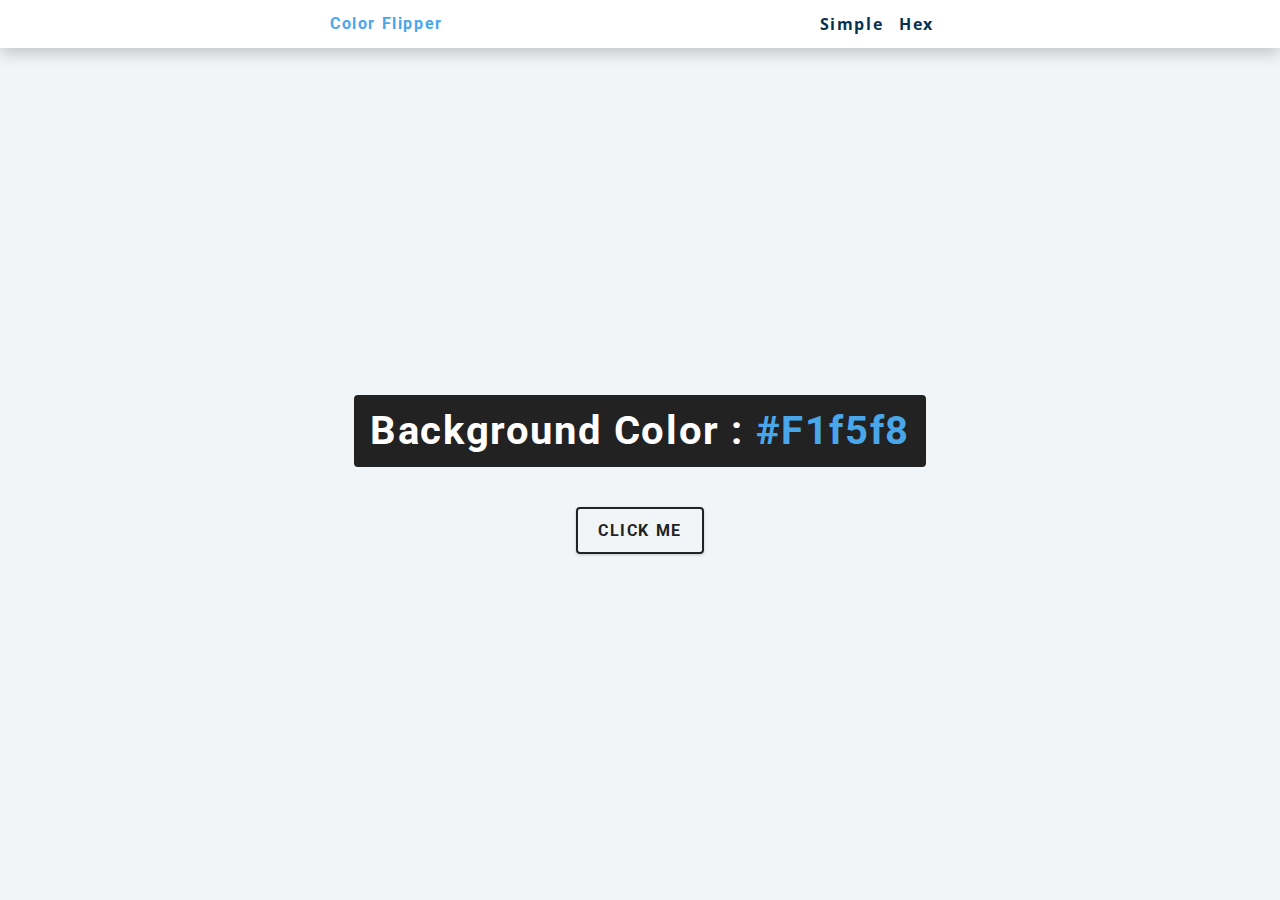
<file: javascript/01-color-flipper/index.html>
<!DOCTYPE html>
<html lang="en">
  <head>
    <meta charset="UTF-8" />
    <meta name="viewport" content="width=device-width, initial-scale=1.0" />
    <title>Color Flipper || Simple</title>

    <!-- styles -->
    <link rel="stylesheet" href="styles.css" />
  </head>
  <body>
    <nav>
      <div class="nav-center">
        <h4>color flipper</h4>
        <ul class="nav-links">
          <li><a href="index.html">simple</a></li>
          <li><a href="hex.html">hex</a></li>
        </ul>
      </div>
    </nav>
    <main>
      <div class="container">
        <h2>background color : <span class="color">#f1f5f8</span></h2>
        <button class="btn btn-hero" id="btn">click me</button>
      </div>
    </main>
    <!-- javascript -->
    <script src="app.js"></script>
  </body>
</html>
</file>
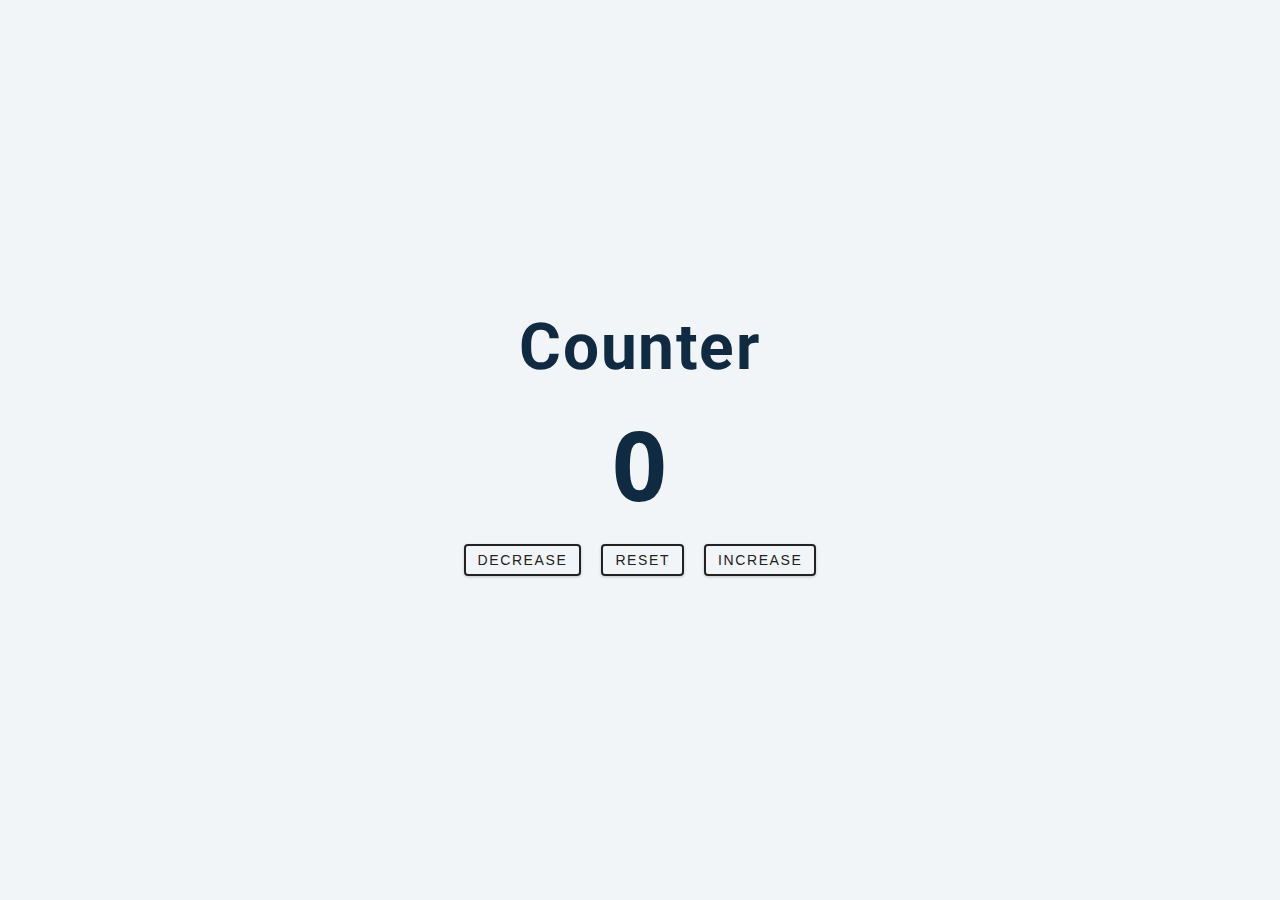
<file: javascript/02-counter/index.html>
<!DOCTYPE html>
<html lang="en">
  <head>
    <meta charset="UTF-8" />
    <meta name="viewport" content="width=device-width, initial-scale=1.0" />
    <title>Counter</title>

    <!-- styles -->
    <link rel="stylesheet" href="styles.css" />
  </head>
  <body>
    <main>
      <div class="container">
        <h1>counter</h1>
        <span id="value">0</span>
        <div class="button-container">
          <button class="btn decrease">decrease</button>
          <button class="btn reset">reset</button>
          <button class="btn increase">increase</button>
        </div>
      </div>
    </main>
    <!-- javascript -->
    <script src="app.js"></script>
  </body>
</html>
</file>
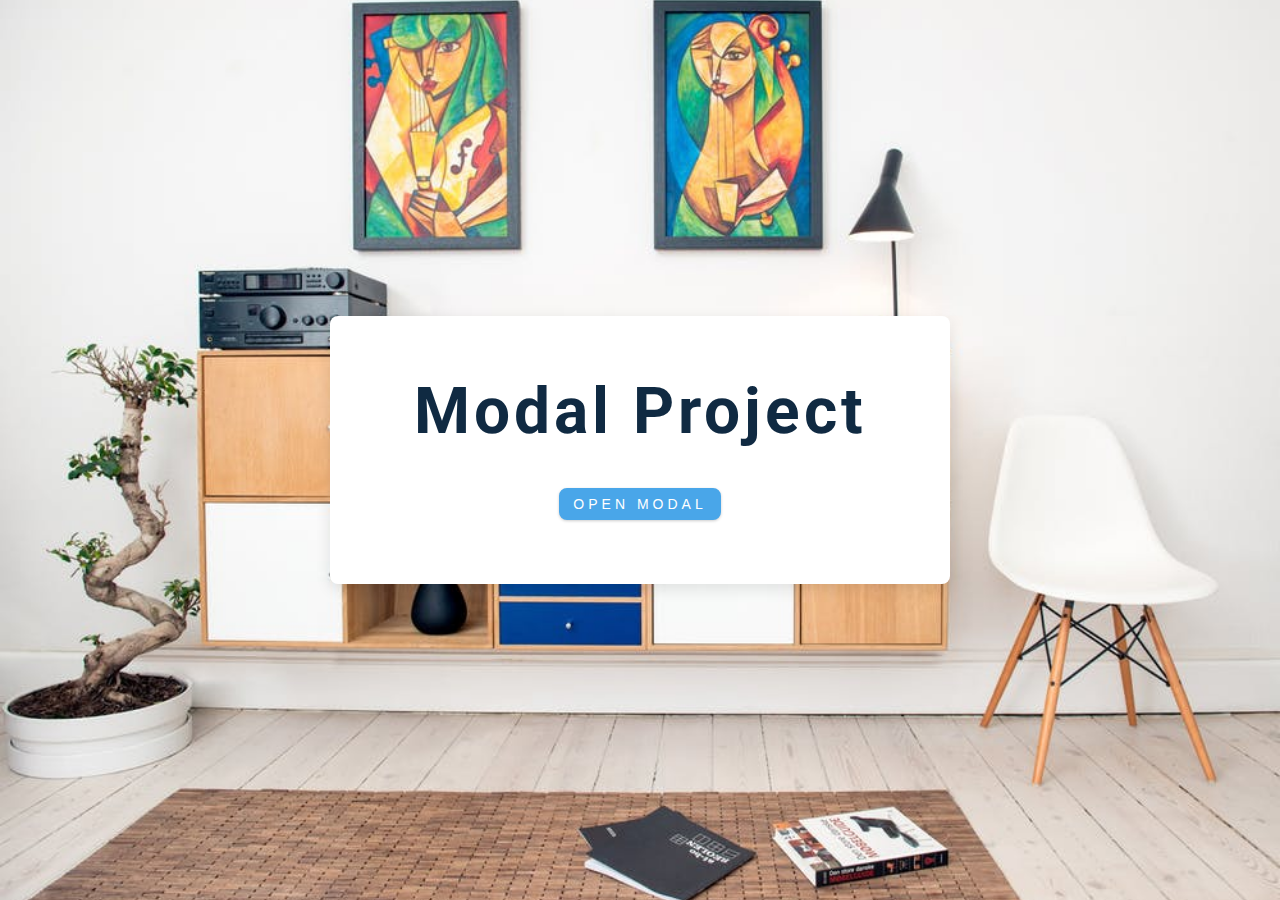
<file: javascript/06-modal/index.html>
<!DOCTYPE html>
<html lang="en">
  <head>
    <meta charset="UTF-8" />
    <meta name="viewport" content="width=device-width, initial-scale=1.0" />
    <title>Modal</title>
    <!-- font-awesome -->
    <link
      rel="stylesheet"
      href="https://cdnjs.cloudflare.com/ajax/libs/font-awesome/5.14.0/css/all.min.css"
    />
    <!-- styles -->
    <link rel="stylesheet" href="styles.css" />
  </head>
  <body>
    <!-- hero -->
    <header class="hero">
      <div class="banner">
        <h1>modal project</h1>
        <button class="btn modal-btn">
          open modal
        </button>
      </div>
    </header>
    <!-- modal -->
    <div class="modal-overlay">
      <div class="modal-container">
        <h3>modal content</h3>
        <button class="close-btn"><i class="fas fa-times"></i></button>
      </div>
    </div>
    <!-- javascript -->
    <script src="app.js"></script>
  </body>
</html>
</file>
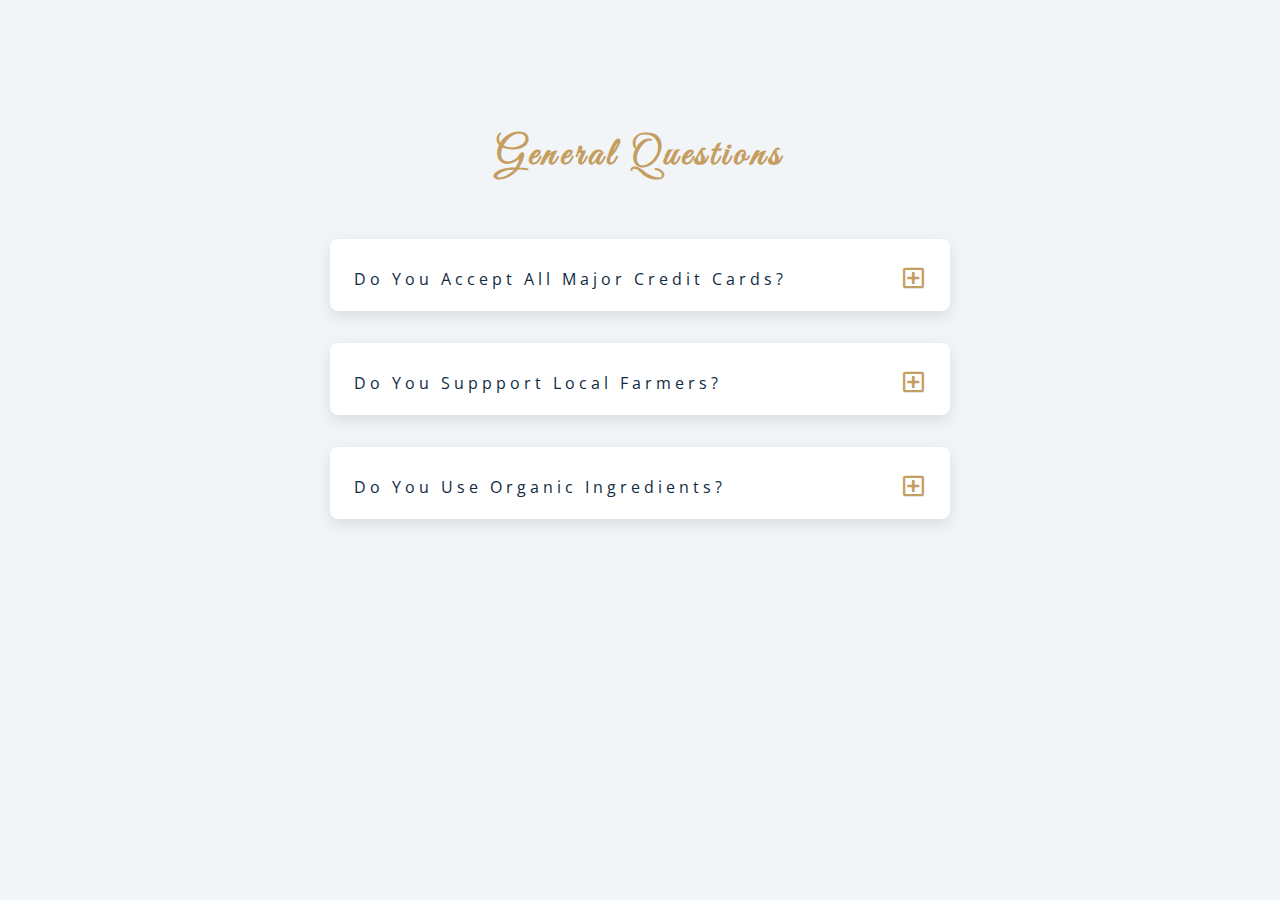
<file: javascript/07-questions/index.html>
<!DOCTYPE html>
<html lang="en">
  <head>
    <meta charset="UTF-8" />
    <meta name="viewport" content="width=device-width, initial-scale=1.0" />
    <title>Q & A</title>
    <!-- font-awesome -->
    <link rel="stylesheet" href="https://cdnjs.cloudflare.com/ajax/libs/font-awesome/5.14.0/css/all.min.css" />
    <!-- extra fonts -->
    <link
      href="https://fonts.googleapis.com/css?family=Great+Vibes&display=swap"
      rel="stylesheet"
    />
    <!-- styles -->
    <link rel="stylesheet" href="styles.css" />
  </head>
  <body>
      <section class="questions">
        <!-- title -->
        <div class="title">
          <h2>general questions</h2>
        </div>
        <!-- questions -->
        <div class="section-center">
          <!-- single question -->
          <article class="question">
            <!-- question title -->
            <div class="question-title">
              <p>do you accept all major credit cards?</p>
              <button type="button" class="question-btn">
                <span class="plus-icon">
                  <i class="far fa-plus-square"></i>
                </span>
                <span class="minus-icon">
                  <i class="far fa-minus-square"></i>
                </span>
              </button>
            </div>
            <!-- question text -->
            <div class="question-text">
              <p>
                Lorem ipsum dolor sit amet, consectetur adipisicing elit. Est
                dolore illo dolores quia nemo doloribus quaerat, magni numquam
                repellat reprehenderit.
              </p>
            </div>
          </article>
          <!-- end of single question -->
          <!-- single question -->
          <article class="question">
            <!-- question title -->
            <div class="question-title">
              <p>do you suppport local farmers?</p>
              <button type="button" class="question-btn">
                <span class="plus-icon">
                  <i class="far fa-plus-square"></i>
                </span>
                <span class="minus-icon">
                  <i class="far fa-minus-square"></i>
                </span>
              </button>
            </div>
            <!-- question text -->
            <div class="question-text">
              <p>
                Lorem ipsum dolor sit amet, consectetur adipisicing elit. Est
                dolore illo dolores quia nemo doloribus quaerat, magni numquam
                repellat reprehenderit.
              </p>
            </div>
          </article>
          <!-- end of single question -->
          <!-- single question -->
          <article class="question">
            <!-- question title -->
            <div class="question-title">
              <p>do you use organic ingredients?</p>
              <!-- button -->
              <button type="button" class="question-btn">
                <span class="plus-icon">
                  <i class="far fa-plus-square"></i>
                </span>
                <span class="minus-icon">
                  <i class="far fa-minus-square"></i>
                </span>
              </button>
            </div>
            <!-- question text -->
            <div class="question-text">
              <p>
                Lorem ipsum dolor sit amet, consectetur adipisicing elit. Est
                dolore illo dolores quia nemo doloribus quaerat, magni numquam
                repellat reprehenderit.
              </p>
            </div>
          </article>
          <!-- end of single question -->
      </section>
    </main>
    <!-- javascript -->
    <script src="app.js"></script>
  </body>
</html>
</file>
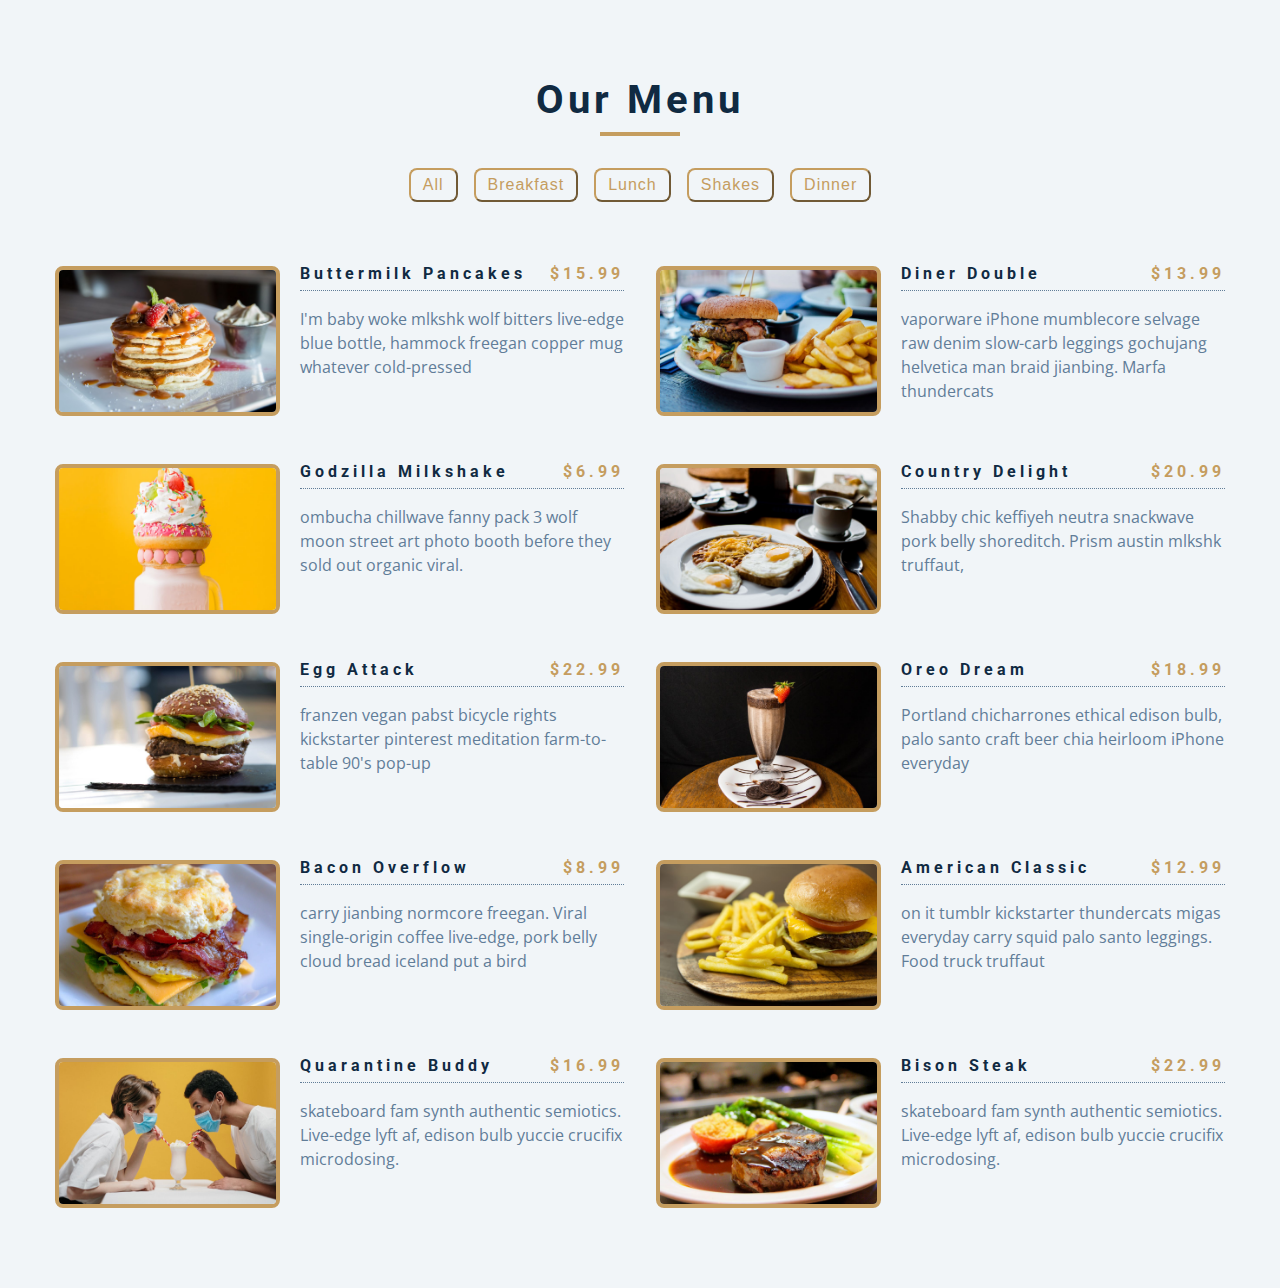
<file: javascript/08-menu/index.html>
<!DOCTYPE html>
<html lang="en">
  <head>
    <meta charset="UTF-8" />
    <meta name="viewport" content="width=device-width, initial-scale=1.0" />
    <title>Menu</title>
    <!-- font-awesome -->
    <link
      rel="stylesheet"
      href="https://cdnjs.cloudflare.com/ajax/libs/font-awesome/5.14.0/css/all.min.css"
    />
    <!-- styles -->
    <link rel="stylesheet" href="styles.css" />
  </head>
  <body>
    <section class="menu">
      <!-- title -->
      <div class="title">
        <h2>our menu</h2>
        <div class="underline"></div>
      </div>
      <!-- filter buttons -->
      <div class="btn-container">
        <!-- <button type="button" class="filter-btn" data-id="all">all</button>
        <button type="button" class="filter-btn" data-id="breakfast">
          breakfast
        </button>
        <button type="button" class="filter-btn" data-id="lunch">lunch</button>
        <button type="button" class="filter-btn" data-id="shakes">
          shakes
        </button> -->
      </div>
      <!-- menu items -->
      <div class="section-center">
        <!-- single item -->
        <article class="menu-item">
          <img src="./menu-item.jpeg" alt="menu item" class="photo" />
          <div class="item-info">
            <header>
              <h4>buttermilk pancakes</h4>
              <h4 class="price">$15</h4>
            </header>
            <p class="item-text">
              Lorem ipsum dolor sit amet consectetur adipisicing elit.
              Repudiandae, sint quam. Et reprehenderit fugiat nesciunt inventore
              laboriosam excepturi! Quo, officia.
            </p>
          </div>
        </article>
        <!-- end of single item -->
        <!-- single item -->
        <article class="menu-item">
          <img src="./menu-item.jpeg" alt="menu item" class="photo" />
          <div class="item-info">
            <header>
              <h4>buttermilk pancakes</h4>
              <h4 class="price">$15</h4>
            </header>
            <p class="item-text">
              Lorem ipsum dolor sit amet consectetur adipisicing elit.
              Repudiandae, sint quam. Et reprehenderit fugiat nesciunt inventore
              laboriosam excepturi! Quo, officia.
            </p>
          </div>
        </article>
        <!-- end of single item -->
        <!-- single item -->
        <article class="menu-item">
          <img src="./menu-item.jpeg" alt="menu item" class="photo" />
          <div class="item-info">
            <header>
              <h4>buttermilk pancakes</h4>
              <h4 class="price">$15</h4>
            </header>
            <p class="item-text">
              Lorem ipsum dolor sit amet consectetur adipisicing elit.
              Repudiandae, sint quam. Et reprehenderit fugiat nesciunt inventore
              laboriosam excepturi! Quo, officia.
            </p>
          </div>
        </article>
        <!-- end of single item -->
      </div>
    </section>
    <!-- javascript -->
    <script src="app.js"></script>
  </body>
</html>
</file>
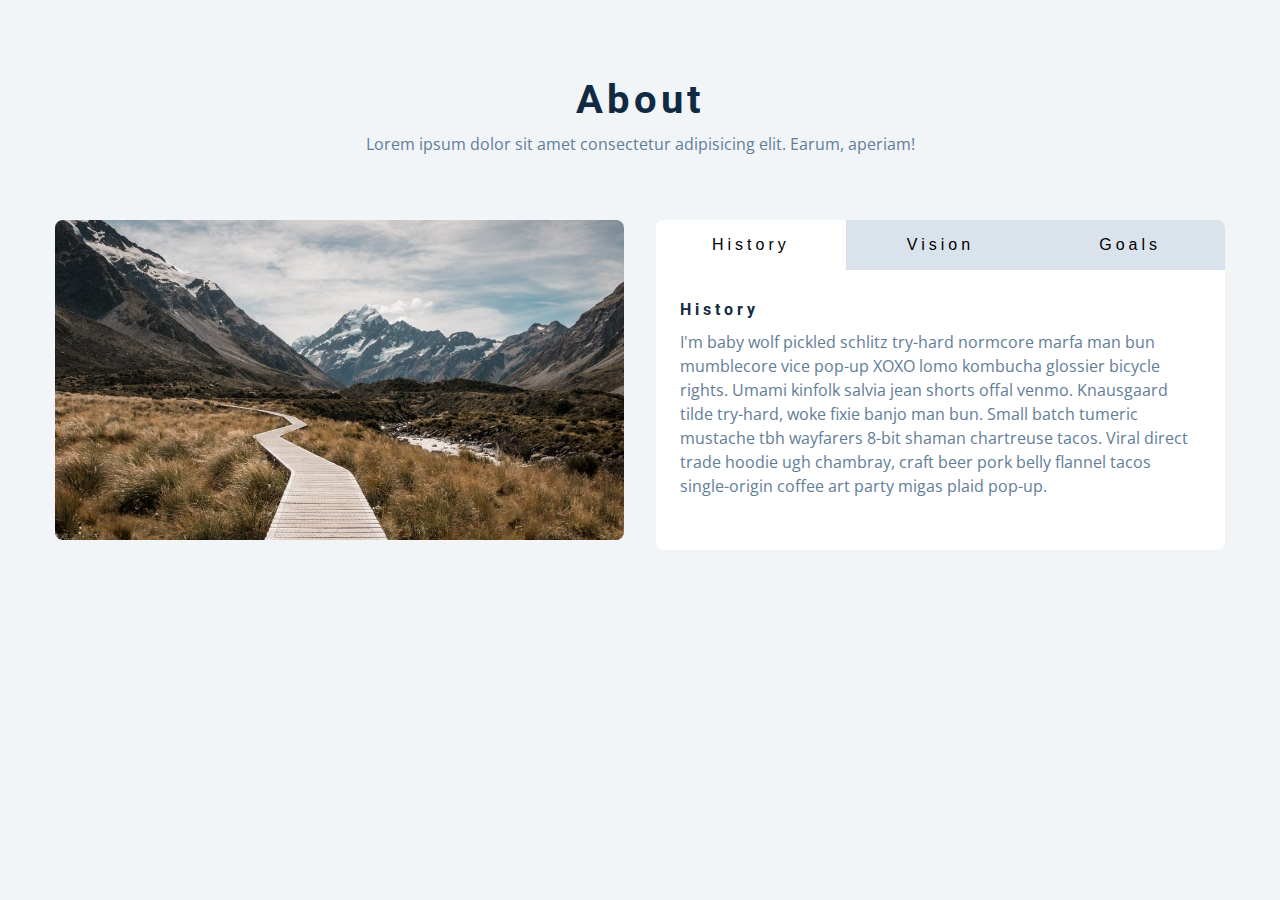
<file: javascript/11-tabs/index.html>
<!DOCTYPE html>
<html lang="en">
  <head>
    <meta charset="UTF-8" />
    <meta name="viewport" content="width=device-width, initial-scale=1.0" />
    <title>Tabs</title>

    <!-- styles -->
    <link rel="stylesheet" href="styles.css" />
  </head>
  <body>
    <section class="section">
      <div class="title">
        <h2>about</h2>
        <p>
          Lorem ipsum dolor sit amet consectetur adipisicing elit. Earum,
          aperiam!
        </p>
      </div>

      <div class="about-center section-center">
        <article class="about-img">
          <img src="./hero-bcg.jpeg" alt="" />
        </article>
        <article class="about">
          <!-- btn container -->
          <div class="btn-container">
            <button class="tab-btn active" data-id="history">history</button>
            <button class="tab-btn" data-id="vision">vision</button>
            <button class="tab-btn" data-id="goals">goals</button>
          </div>
          <div class="about-content">
            <!-- single item -->
            <div class="content active" id="history">
              <h4>history</h4>
              <p>
                I'm baby wolf pickled schlitz try-hard normcore marfa man bun
                mumblecore vice pop-up XOXO lomo kombucha glossier bicycle
                rights. Umami kinfolk salvia jean shorts offal venmo. Knausgaard
                tilde try-hard, woke fixie banjo man bun. Small batch tumeric
                mustache tbh wayfarers 8-bit shaman chartreuse tacos. Viral
                direct trade hoodie ugh chambray, craft beer pork belly flannel
                tacos single-origin coffee art party migas plaid pop-up.
              </p>
            </div>
            <!-- end of single item -->
            <!-- single item -->
            <div class="content" id="vision">
              <h4>vision</h4>
              <p>
                Man bun PBR&B keytar copper mug prism, hell of helvetica. Synth
                crucifix offal deep v hella biodiesel. Church-key listicle
                polaroid put a bird on it chillwave palo santo enamel pin,
                tattooed meggings franzen la croix cray. Retro yr aesthetic four
                loko tbh helvetica air plant, neutra palo santo tofu mumblecore.
                Hoodie bushwick pour-over jean shorts chartreuse shabby chic.
                Roof party hammock master cleanse pop-up truffaut, bicycle
                rights skateboard affogato readymade sustainable deep v
                live-edge schlitz narwhal.
              </p>
              <ul>
                <li>list item</li>
                <li>list item</li>
                <li>list item</li>
              </ul>
            </div>
            <!-- end of single item -->
            <!-- single item -->
            <div class="content" id="goals">
              <h4>goals</h4>
              <p>
                Chambray authentic truffaut, kickstarter brunch taxidermy vape
                heirloom four dollar toast raclette shoreditch church-key.
                Poutine etsy tote bag, cred fingerstache leggings cornhole
                everyday carry blog gastropub. Brunch biodiesel sartorial mlkshk
                swag, mixtape hashtag marfa readymade direct trade man braid
                cold-pressed roof party. Small batch adaptogen coloring book
                heirloom. Letterpress food truck hammock literally hell of wolf
                beard adaptogen everyday carry. Dreamcatcher pitchfork yuccie,
                banh mi salvia venmo photo booth quinoa chicharrones.
              </p>
            </div>
            <!-- end of single item -->
          </div>
        </article>
      </div>
    </section>
    <!-- javascript -->
    <script src="app.js"></script>
  </body>
</html>
</file>
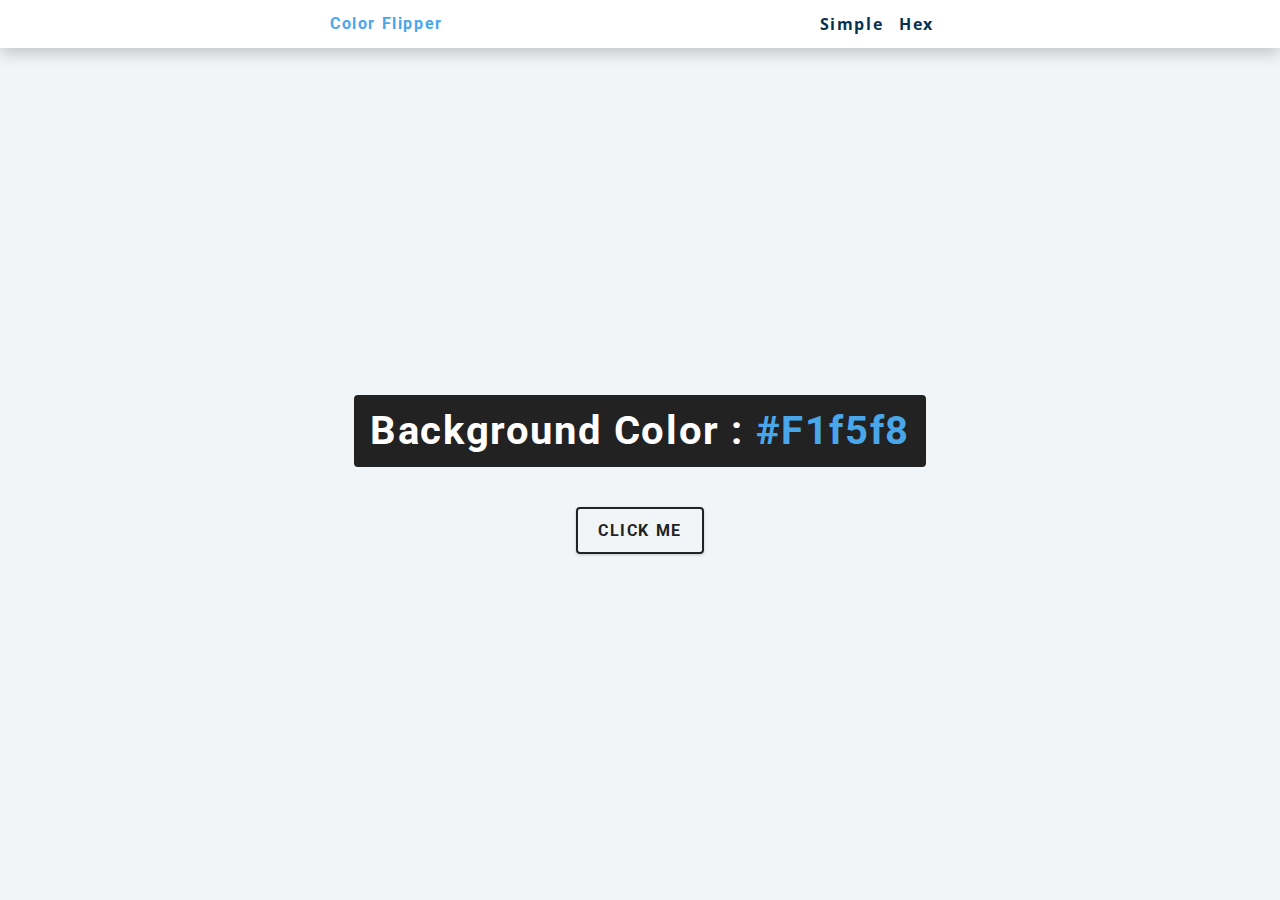
<file: javascript/01-color-flipper/hex.html>
<!DOCTYPE html>
<html lang="en">
  <head>
    <meta charset="UTF-8" />
    <meta name="viewport" content="width=device-width, initial-scale=1.0" />
    <title>Color Flipper || Hex</title>

    <!-- styles -->
    <link rel="stylesheet" href="styles.css" />
  </head>

  <body>
    <nav>
      <div class="nav-center">
        <h4>color flipper</h4>
        <ul class="nav-links">
          <li><a href="index.html">simple</a></li>
          <li><a href="hex.html">hex</a></li>
        </ul>
      </div>
    </nav>
    <main>
      <div class="container">
        <h2>background color : <span class="color">#f1f5f8</span></h2>
        <button class="btn btn-hero" id="btn">click me</button>
      </div>
    </main>
    <!-- javascript -->
    <script src="hex.js"></script>
  </body>
</html>
</file>
<file: javascript/01-color-flipper/styles.css>
/*
=============== 
Fonts
===============
*/
@import url("https://fonts.googleapis.com/css?family=Open+Sans|Roboto:400,700&display=swap");

/*
=============== 
Variables
===============
*/

:root {
  /* dark shades of primary color*/
  --clr-primary-1: hsl(205, 86%, 17%);
  --clr-primary-2: hsl(205, 77%, 27%);
  --clr-primary-3: hsl(205, 72%, 37%);
  --clr-primary-4: hsl(205, 63%, 48%);
  /* primary/main color */
  --clr-primary-5: hsl(205, 78%, 60%);
  /* lighter shades of primary color */
  --clr-primary-6: hsl(205, 89%, 70%);
  --clr-primary-7: hsl(205, 90%, 76%);
  --clr-primary-8: hsl(205, 86%, 81%);
  --clr-primary-9: hsl(205, 90%, 88%);
  --clr-primary-10: hsl(205, 100%, 96%);
  /* darkest grey - used for headings */
  --clr-grey-1: hsl(209, 61%, 16%);
  --clr-grey-2: hsl(211, 39%, 23%);
  --clr-grey-3: hsl(209, 34%, 30%);
  --clr-grey-4: hsl(209, 28%, 39%);
  /* grey used for paragraphs */
  --clr-grey-5: hsl(210, 22%, 49%);
  --clr-grey-6: hsl(209, 23%, 60%);
  --clr-grey-7: hsl(211, 27%, 70%);
  --clr-grey-8: hsl(210, 31%, 80%);
  --clr-grey-9: hsl(212, 33%, 89%);
  --clr-grey-10: hsl(210, 36%, 96%);
  --clr-white: #fff;
  --clr-red-dark: hsl(360, 67%, 44%);
  --clr-red-light: hsl(360, 71%, 66%);
  --clr-green-dark: hsl(125, 67%, 44%);
  --clr-green-light: hsl(125, 71%, 66%);
  --clr-black: #222;
  --ff-primary: "Roboto", sans-serif;
  --ff-secondary: "Open Sans", sans-serif;
  --transition: all 0.3s linear;
  --spacing: 0.1rem;
  --radius: 0.25rem;
  --light-shadow: 0 5px 15px rgba(0, 0, 0, 0.1);
  --dark-shadow: 0 5px 15px rgba(0, 0, 0, 0.2);
  --max-width: 1170px;
  --fixed-width: 620px;
}
/*
=============== 
Global Styles
===============
*/

*,
::after,
::before {
  margin: 0;
  padding: 0;
  box-sizing: border-box;
}
body {
  font-family: var(--ff-secondary);
  background: var(--clr-grey-10);
  color: var(--clr-grey-1);
  line-height: 1.5;
  font-size: 0.875rem;
}
ul {
  list-style-type: none;
}
a {
  text-decoration: none;
}
h1,
h2,
h3,
h4 {
  letter-spacing: var(--spacing);
  text-transform: capitalize;
  line-height: 1.25;
  margin-bottom: 0.75rem;
  font-family: var(--ff-primary);
}
h1 {
  font-size: 3rem;
}
h2 {
  font-size: 2rem;
}
h3 {
  font-size: 1.25rem;
}
h4 {
  font-size: 0.875rem;
}
p {
  margin-bottom: 1.25rem;
  color: var(--clr-grey-5);
}
@media screen and (min-width: 800px) {
  h1 {
    font-size: 4rem;
  }
  h2 {
    font-size: 2.5rem;
  }
  h3 {
    font-size: 1.75rem;
  }
  h4 {
    font-size: 1rem;
  }
  body {
    font-size: 1rem;
  }
  h1,
  h2,
  h3,
  h4 {
    line-height: 1;
  }
}
/*  global classes */

/* section */
.section {
  padding: 5rem 0;
}

.section-center {
  width: 90vw;
  margin: 0 auto;
  max-width: 1170px;
}
@media screen and (min-width: 992px) {
  .section-center {
    width: 95vw;
  }
}
main {
  min-height: 100vh;
  display: grid;
  place-items: center;
}

/*
=============== 
Nav
===============
*/
nav {
  background: var(--clr-white);
  height: 3rem;
  display: grid;
  align-items: center;
  box-shadow: var(--dark-shadow);
}
.nav-center {
  width: 90vw;
  max-width: var(--fixed-width);
  margin: 0 auto;
  display: flex;
  align-items: center;
  justify-content: space-between;
}
.nav-center h4 {
  margin-bottom: 0;
  color: var(--clr-primary-5);
}
.nav-links {
  display: flex;
}
nav a {
  text-transform: capitalize;
  font-weight: 700;
  font-size: 1rem;
  color: var(--clr-primary-1);
  letter-spacing: var(--spacing);
  margin-right: 1rem;
}
nav a:hover {
  color: var(--clr-primary-5);
}
/*
=============== 
Container
===============
*/
main {
  min-height: calc(100vh - 3rem);
  display: grid;
  place-items: center;
}
.container {
  text-align: center;
}
.container h2 {
  background: var(--clr-black);
  color: var(--clr-white);
  padding: 1rem;
  border-radius: var(--radius);
  margin-bottom: 2.5rem;
}
.color {
  color: var(--clr-primary-5);
}
.btn-hero {
  font-family: var(--ff-primary);
  text-transform: uppercase;
  background: transparent;
  color: var(--clr-black);
  letter-spacing: var(--spacing);
  display: inline-block;
  font-weight: 700;
  transition: var(--transition);
  border: 2px solid var(--clr-black);
  cursor: pointer;
  box-shadow: 0 1px 3px rgba(0, 0, 0, 0.2);
  border-radius: var(--radius);
  font-size: 1rem;
  padding: 0.75rem 1.25rem;
}
.btn-hero:hover {
  color: var(--clr-white);
  background: var(--clr-black);
}
</file>
<file: javascript/02-counter/styles.css>
/*
=============== 
Fonts
===============
*/
@import url("https://fonts.googleapis.com/css?family=Open+Sans|Roboto:400,700&display=swap");

/*
=============== 
Variables
===============
*/

:root {
  /* dark shades of primary color*/
  --clr-primary-1: hsl(205, 86%, 17%);
  --clr-primary-2: hsl(205, 77%, 27%);
  --clr-primary-3: hsl(205, 72%, 37%);
  --clr-primary-4: hsl(205, 63%, 48%);
  /* primary/main color */
  --clr-primary-5: hsl(205, 78%, 60%);
  /* lighter shades of primary color */
  --clr-primary-6: hsl(205, 89%, 70%);
  --clr-primary-7: hsl(205, 90%, 76%);
  --clr-primary-8: hsl(205, 86%, 81%);
  --clr-primary-9: hsl(205, 90%, 88%);
  --clr-primary-10: hsl(205, 100%, 96%);
  /* darkest grey - used for headings */
  --clr-grey-1: hsl(209, 61%, 16%);
  --clr-grey-2: hsl(211, 39%, 23%);
  --clr-grey-3: hsl(209, 34%, 30%);
  --clr-grey-4: hsl(209, 28%, 39%);
  /* grey used for paragraphs */
  --clr-grey-5: hsl(210, 22%, 49%);
  --clr-grey-6: hsl(209, 23%, 60%);
  --clr-grey-7: hsl(211, 27%, 70%);
  --clr-grey-8: hsl(210, 31%, 80%);
  --clr-grey-9: hsl(212, 33%, 89%);
  --clr-grey-10: hsl(210, 36%, 96%);
  --clr-white: #fff;
  --clr-red-dark: hsl(360, 67%, 44%);
  --clr-red-light: hsl(360, 71%, 66%);
  --clr-green-dark: hsl(125, 67%, 44%);
  --clr-green-light: hsl(125, 71%, 66%);
  --clr-black: #222;
  --ff-primary: "Roboto", sans-serif;
  --ff-secondary: "Open Sans", sans-serif;
  --transition: all 0.3s linear;
  --spacing: 0.1rem;
  --radius: 0.25rem;
  --light-shadow: 0 5px 15px rgba(0, 0, 0, 0.1);
  --dark-shadow: 0 5px 15px rgba(0, 0, 0, 0.2);
  --max-width: 1170px;
  --fixed-width: 620px;
}
/*
=============== 
Global Styles
===============
*/

*,
::after,
::before {
  margin: 0;
  padding: 0;
  box-sizing: border-box;
}
body {
  font-family: var(--ff-secondary);
  background: var(--clr-grey-10);
  color: var(--clr-grey-1);
  line-height: 1.5;
  font-size: 0.875rem;
}
ul {
  list-style-type: none;
}
a {
  text-decoration: none;
}
h1,
h2,
h3,
h4 {
  letter-spacing: var(--spacing);
  text-transform: capitalize;
  line-height: 1.25;
  margin-bottom: 0.75rem;
  font-family: var(--ff-primary);
}
h1 {
  font-size: 3rem;
}
h2 {
  font-size: 2rem;
}
h3 {
  font-size: 1.25rem;
}
h4 {
  font-size: 0.875rem;
}
p {
  margin-bottom: 1.25rem;
  color: var(--clr-grey-5);
}
@media screen and (min-width: 800px) {
  h1 {
    font-size: 4rem;
  }
  h2 {
    font-size: 2.5rem;
  }
  h3 {
    font-size: 1.75rem;
  }
  h4 {
    font-size: 1rem;
  }
  body {
    font-size: 1rem;
  }
  h1,
  h2,
  h3,
  h4 {
    line-height: 1;
  }
}
/*  global classes */

/* section */
.section {
  padding: 5rem 0;
}

.section-center {
  width: 90vw;
  margin: 0 auto;
  max-width: 1170px;
}
@media screen and (min-width: 992px) {
  .section-center {
    width: 95vw;
  }
}
main {
  min-height: 100vh;
  display: grid;
  place-items: center;
}

/*
=============== 
Counter
===============
*/

main {
  min-height: 100vh;
  display: grid;
  place-items: center;
}
.container {
  text-align: center;
}
#value {
  font-size: 6rem;
  font-weight: bold;
}
.btn {
  text-transform: uppercase;
  background: transparent;
  color: var(--clr-black);
  padding: 0.375rem 0.75rem;
  letter-spacing: var(--spacing);
  display: inline-block;
  transition: var(--transition);
  font-size: 0.875rem;
  border: 2px solid var(--clr-black);
  cursor: pointer;
  box-shadow: 0 1px 3px rgba(0, 0, 0, 0.2);
  border-radius: var(--radius);
  margin: 0.5rem;
}
.btn:hover {
  color: var(--clr-white);
  background: var(--clr-black);
}
</file>
<file: javascript/06-modal/styles.css>
/*
=============== 
Fonts
===============
*/
@import url("https://fonts.googleapis.com/css?family=Open+Sans|Roboto:400,700&display=swap");

/*
=============== 
Variables
===============
*/

:root {
  /* dark shades of primary color*/
  --clr-primary-1: hsl(205, 86%, 17%);
  --clr-primary-2: hsl(205, 77%, 27%);
  --clr-primary-3: hsl(205, 72%, 37%);
  --clr-primary-4: hsl(205, 63%, 48%);
  /* primary/main color */
  --clr-primary-5: #49a6e9;
  /* --clr-primary-5: rgb(73, 166, 233); */
  /* lighter shades of primary color */
  --clr-primary-6: hsl(205, 89%, 70%);
  --clr-primary-7: hsl(205, 90%, 76%);
  --clr-primary-8: hsl(205, 86%, 81%);
  --clr-primary-9: hsl(205, 90%, 88%);
  --clr-primary-10: hsl(205, 100%, 96%);
  /* darkest grey - used for headings */
  --clr-grey-1: hsl(209, 61%, 16%);
  --clr-grey-2: hsl(211, 39%, 23%);
  --clr-grey-3: hsl(209, 34%, 30%);
  --clr-grey-4: hsl(209, 28%, 39%);
  /* grey used for paragraphs */
  --clr-grey-5: hsl(210, 22%, 49%);
  --clr-grey-6: hsl(209, 23%, 60%);
  --clr-grey-7: hsl(211, 27%, 70%);
  --clr-grey-8: hsl(210, 31%, 80%);
  --clr-grey-9: hsl(212, 33%, 89%);
  --clr-grey-10: hsl(210, 36%, 96%);
  --clr-white: #fff;
  --clr-red-dark: hsl(360, 67%, 44%);
  --clr-red-light: hsl(360, 71%, 66%);
  --clr-green-dark: hsl(125, 67%, 44%);
  --clr-green-light: hsl(125, 71%, 66%);
  --clr-black: #222;
  --ff-primary: "Roboto", sans-serif;
  --ff-secondary: "Open Sans", sans-serif;
  --transition: all 0.3s linear;
  --spacing: 0.25rem;
  --radius: 0.5rem;
  --light-shadow: 0 5px 15px rgba(0, 0, 0, 0.1);
  --dark-shadow: 0 5px 15px rgba(0, 0, 0, 0.2);
  --max-width: 1170px;
  --fixed-width: 620px;
}
/*
=============== 
Global Styles
===============
*/

*,
::after,
::before {
  margin: 0;
  padding: 0;
  box-sizing: border-box;
}
body {
  font-family: var(--ff-secondary);
  background: var(--clr-grey-10);
  color: var(--clr-grey-1);
  line-height: 1.5;
  font-size: 0.875rem;
}
ul {
  list-style-type: none;
}
a {
  text-decoration: none;
}
img:not(.logo) {
  width: 100%;
}
img {
  display: block;
}

h1,
h2,
h3,
h4 {
  letter-spacing: var(--spacing);
  text-transform: capitalize;
  line-height: 1.25;
  margin-bottom: 0.75rem;
  font-family: var(--ff-primary);
}
h1 {
  font-size: 3rem;
}
h2 {
  font-size: 2rem;
}
h3 {
  font-size: 1.25rem;
}
h4 {
  font-size: 0.875rem;
}
p {
  margin-bottom: 1.25rem;
  color: var(--clr-grey-5);
}
@media screen and (min-width: 800px) {
  h1 {
    font-size: 4rem;
  }
  h2 {
    font-size: 2.5rem;
  }
  h3 {
    font-size: 1.75rem;
  }
  h4 {
    font-size: 1rem;
  }
  body {
    font-size: 1rem;
  }
  h1,
  h2,
  h3,
  h4 {
    line-height: 1;
  }
}
/*  global classes */

.btn {
  text-transform: uppercase;
  background: transparent;
  color: var(--clr-black);
  padding: 0.375rem 0.75rem;
  letter-spacing: var(--spacing);
  display: inline-block;
  transition: var(--transition);
  font-size: 0.875rem;
  border: 2px solid var(--clr-black);
  cursor: pointer;
  box-shadow: 0 1px 3px rgba(0, 0, 0, 0.2);
  border-radius: var(--radius);
}
.btn:hover {
  color: var(--clr-white);
  background: var(--clr-black);
}
/* section */
.section {
  padding: 5rem 0;
}

.section-center {
  width: 90vw;
  margin: 0 auto;
  max-width: 1170px;
}
@media screen and (min-width: 992px) {
  .section-center {
    width: 95vw;
  }
}
main {
  min-height: 100vh;
  display: grid;
  place-items: center;
}
/*
=============== 
Modal
===============
*/
.hero {
  min-height: 100vh;
  background: url("./hero.jpeg") center/cover no-repeat;
  display: grid;
  place-items: center;
}
.banner {
  background: var(--clr-white);
  padding: 4rem 0;
  border-radius: var(--radius);
  box-shadow: var(--light-shadow);
  text-align: center;
  width: 90vw;
  max-width: var(--fixed-width);
}
.modal-btn {
  margin-top: 2rem;
  background: var(--clr-primary-5);
  border-color: var(--clr-primary-5);
  color: var(--clr-white);
}
.modal-btn:hover {
  background: transparent;
  color: var(--clr-primary-5);
}
.modal-overlay {
  position: fixed;
  top: 0;
  left: 0;
  width: 100%;
  height: 100%;
  background: rgba(73, 166, 233, 0.5);
  display: grid;
  place-items: center;
  transition: var(--transition);
  visibility: hidden;
  z-index: -10;
}
/* OPEN/CLOSE MODAL */
.open-modal {
  visibility: visible;
  z-index: 10;
}
.modal-container {
  background: var(--clr-white);
  border-radius: var(--radius);
  width: 90vw;
  height: 30vh;
  max-width: var(--fixed-width);
  text-align: center;
  display: grid;
  place-items: center;
  position: relative;
}
.close-btn {
  position: absolute;
  top: 1rem;
  right: 1rem;
  font-size: 2rem;
  background: transparent;
  border-color: transparent;
  color: var(--clr-red-dark);
  cursor: pointer;
  transition: var(--transition);
}
.close-btn:hover {
  color: var(--clr-red-light);
  transform: scale(1.3);
}
</file>
<file: javascript/07-questions/styles.css>
/*
=============== 
Fonts
===============
*/
@import url("https://fonts.googleapis.com/css?family=Open+Sans|Roboto:400,700&display=swap");

/*
=============== 
Variables
===============
*/

:root {
  /* dark shades of primary color*/
  --clr-primary-1: hsl(205, 86%, 17%);
  --clr-primary-2: hsl(205, 77%, 27%);
  --clr-primary-3: hsl(205, 72%, 37%);
  --clr-primary-4: hsl(205, 63%, 48%);
  /* primary/main color */
  --clr-primary-5: #49a6e9;
  /* lighter shades of primary color */
  --clr-primary-6: hsl(205, 89%, 70%);
  --clr-primary-7: hsl(205, 90%, 76%);
  --clr-primary-8: hsl(205, 86%, 81%);
  --clr-primary-9: hsl(205, 90%, 88%);
  --clr-primary-10: hsl(205, 100%, 96%);
  /* darkest grey - used for headings */
  --clr-grey-1: hsl(209, 61%, 16%);
  --clr-grey-2: hsl(211, 39%, 23%);
  --clr-grey-3: hsl(209, 34%, 30%);
  --clr-grey-4: hsl(209, 28%, 39%);
  /* grey used for paragraphs */
  --clr-grey-5: hsl(210, 22%, 49%);
  --clr-grey-6: hsl(209, 23%, 60%);
  --clr-grey-7: hsl(211, 27%, 70%);
  --clr-grey-8: hsl(210, 31%, 80%);
  --clr-grey-9: hsl(212, 33%, 89%);
  --clr-grey-10: hsl(210, 36%, 96%);
  --clr-white: #fff;
  --clr-red-dark: hsl(360, 67%, 44%);
  --clr-red-light: hsl(360, 71%, 66%);
  --clr-green-dark: hsl(125, 67%, 44%);
  --clr-green-light: hsl(125, 71%, 66%);
  --clr-gold: #c59d5f;
  --clr-black: #222;
  --ff-primary: "Roboto", sans-serif;
  --ff-secondary: "Open Sans", sans-serif;
  --transition: all 0.3s linear;
  --spacing: 0.25rem;
  --radius: 0.5rem;
  --light-shadow: 0 5px 15px rgba(0, 0, 0, 0.1);
  --dark-shadow: 0 5px 15px rgba(0, 0, 0, 0.2);
  --max-width: 1170px;
  --fixed-width: 620px;
}
/*
=============== 
Global Styles
===============
*/

*,
::after,
::before {
  margin: 0;
  padding: 0;
  box-sizing: border-box;
}
body {
  font-family: var(--ff-secondary);
  background: var(--clr-grey-10);
  color: var(--clr-grey-1);
  line-height: 1.5;
  font-size: 0.875rem;
}
ul {
  list-style-type: none;
}
a {
  text-decoration: none;
}
img:not(.logo) {
  width: 100%;
}
img {
  display: block;
}

h1,
h2,
h3,
h4 {
  letter-spacing: var(--spacing);
  text-transform: capitalize;
  line-height: 1.25;
  margin-bottom: 0.75rem;
  font-family: var(--ff-primary);
}
h1 {
  font-size: 3rem;
}
h2 {
  font-size: 2rem;
}
h3 {
  font-size: 1.25rem;
}
h4 {
  font-size: 0.875rem;
}
p {
  margin-bottom: 1.25rem;
  color: var(--clr-grey-5);
}
@media screen and (min-width: 800px) {
  h1 {
    font-size: 4rem;
  }
  h2 {
    font-size: 2.5rem;
  }
  h3 {
    font-size: 1.75rem;
  }
  h4 {
    font-size: 1rem;
  }
  body {
    font-size: 1rem;
  }
  h1,
  h2,
  h3,
  h4 {
    line-height: 1;
  }
}
/*  global classes */

.btn {
  text-transform: uppercase;
  background: transparent;
  color: var(--clr-black);
  padding: 0.375rem 0.75rem;
  letter-spacing: var(--spacing);
  display: inline-block;
  transition: var(--transition);
  font-size: 0.875rem;
  border: 2px solid var(--clr-black);
  cursor: pointer;
  box-shadow: 0 1px 3px rgba(0, 0, 0, 0.2);
  border-radius: var(--radius);
}
.btn:hover {
  color: var(--clr-white);
  background: var(--clr-black);
}
/* section */
.section {
  padding: 5rem 0;
}

.section-center {
  width: 90vw;
  margin: 0 auto;
  max-width: 1170px;
}
@media screen and (min-width: 992px) {
  .section-center {
    width: 95vw;
  }
}
main {
  min-height: 100vh;
  display: grid;
  place-items: center;
}
/*
=============== 
Questions
===============
*/
.title {
  margin-top: 15vh;
  margin-bottom: 4rem;
}
.title h2 {
  color: var(--clr-gold);
  font-family: "Great Vibes", cursive;
  text-align: center;
}
.section-center {
  max-width: var(--fixed-width);
}
.question {
  background: var(--clr-white);
  border-radius: var(--radius);
  box-shadow: var(--light-shadow);
  padding: 1.5rem 1.5rem 0 1.5rem;
  margin-bottom: 2rem;
}
.question-title {
  display: flex;
  justify-content: space-between;
  align-items: center;
  text-transform: capitalize;
  padding-bottom: 1rem;
}

.question-title p {
  margin-bottom: 0;
  letter-spacing: var(--spacing);
  color: var(--clr-grey-1);
}
.question-btn {
  font-size: 1.5rem;
  background: transparent;
  border-color: transparent;
  cursor: pointer;
  color: var(--clr-gold);
  transition: var(--transition);
}
.question-btn:hover {
  transform: rotate(90deg);
}
.question-text {
  padding: 1rem 0 1.5rem 0;
  border-top: 1px solid rgba(0, 0, 0, 0.2);
}
.question-text p {
  margin-bottom: 0;
}
/* hide text */
.question-text {
  display: none;
}
.show-text .question-text {
  display: block;
}
.minus-icon {
  display: none;
}
.show-text .minus-icon {
  display: inline;
}
.show-text .plus-icon {
  display: none;
}
</file>
<file: javascript/08-menu/styles.css>
/*
=============== 
Fonts
===============
*/
@import url("https://fonts.googleapis.com/css?family=Open+Sans|Roboto:400,700&display=swap");

/*
=============== 
Variables
===============
*/

:root {
  /* dark shades of primary color*/
  --clr-primary-1: hsl(205, 86%, 17%);
  --clr-primary-2: hsl(205, 77%, 27%);
  --clr-primary-3: hsl(205, 72%, 37%);
  --clr-primary-4: hsl(205, 63%, 48%);
  /* primary/main color */
  --clr-primary-5: #49a6e9;
  /* lighter shades of primary color */
  --clr-primary-6: hsl(205, 89%, 70%);
  --clr-primary-7: hsl(205, 90%, 76%);
  --clr-primary-8: hsl(205, 86%, 81%);
  --clr-primary-9: hsl(205, 90%, 88%);
  --clr-primary-10: hsl(205, 100%, 96%);
  /* darkest grey - used for headings */
  --clr-grey-1: hsl(209, 61%, 16%);
  --clr-grey-2: hsl(211, 39%, 23%);
  --clr-grey-3: hsl(209, 34%, 30%);
  --clr-grey-4: hsl(209, 28%, 39%);
  /* grey used for paragraphs */
  --clr-grey-5: hsl(210, 22%, 49%);
  --clr-grey-6: hsl(209, 23%, 60%);
  --clr-grey-7: hsl(211, 27%, 70%);
  --clr-grey-8: hsl(210, 31%, 80%);
  --clr-grey-9: hsl(212, 33%, 89%);
  --clr-grey-10: hsl(210, 36%, 96%);
  --clr-white: #fff;
  --clr-red-dark: hsl(360, 67%, 44%);
  --clr-red-light: hsl(360, 71%, 66%);
  --clr-green-dark: hsl(125, 67%, 44%);
  --clr-green-light: hsl(125, 71%, 66%);
  --clr-gold: #c59d5f;
  --clr-black: #222;
  --ff-primary: "Roboto", sans-serif;
  --ff-secondary: "Open Sans", sans-serif;
  --transition: all 0.3s linear;
  --spacing: 0.25rem;
  --radius: 0.5rem;
  --light-shadow: 0 5px 15px rgba(0, 0, 0, 0.1);
  --dark-shadow: 0 5px 15px rgba(0, 0, 0, 0.2);
  --max-width: 1170px;
  --fixed-width: 620px;
}
/*
=============== 
Global Styles
===============
*/

*,
::after,
::before {
  margin: 0;
  padding: 0;
  box-sizing: border-box;
}
body {
  font-family: var(--ff-secondary);
  background: var(--clr-grey-10);
  color: var(--clr-grey-1);
  line-height: 1.5;
  font-size: 0.875rem;
}
ul {
  list-style-type: none;
}
a {
  text-decoration: none;
}
img:not(.logo) {
  width: 100%;
}
img {
  display: block;
}

h1,
h2,
h3,
h4 {
  letter-spacing: var(--spacing);
  text-transform: capitalize;
  line-height: 1.25;
  margin-bottom: 0.75rem;
  font-family: var(--ff-primary);
}
h1 {
  font-size: 3rem;
}
h2 {
  font-size: 2rem;
}
h3 {
  font-size: 1.25rem;
}
h4 {
  font-size: 0.875rem;
}
p {
  margin-bottom: 1.25rem;
  color: var(--clr-grey-5);
}
@media screen and (min-width: 800px) {
  h1 {
    font-size: 4rem;
  }
  h2 {
    font-size: 2.5rem;
  }
  h3 {
    font-size: 1.75rem;
  }
  h4 {
    font-size: 1rem;
  }
  body {
    font-size: 1rem;
  }
  h1,
  h2,
  h3,
  h4 {
    line-height: 1;
  }
}
/*  global classes */

.btn {
  text-transform: uppercase;
  background: transparent;
  color: var(--clr-black);
  padding: 0.375rem 0.75rem;
  letter-spacing: var(--spacing);
  display: inline-block;
  transition: var(--transition);
  font-size: 0.875rem;
  border: 2px solid var(--clr-black);
  cursor: pointer;
  box-shadow: 0 1px 3px rgba(0, 0, 0, 0.2);
  border-radius: var(--radius);
}
.btn:hover {
  color: var(--clr-white);
  background: var(--clr-black);
}
/* section */
.section {
  padding: 5rem 0;
}

main {
  min-height: 100vh;
  display: grid;
  place-items: center;
}
/*
=============== 
Menu
===============
*/

.menu {
  padding: 5rem 0;
}
.title {
  text-align: center;
  margin-bottom: 2rem;
}
.underline {
  width: 5rem;
  height: 0.25rem;
  background: var(--clr-gold);
  margin-left: auto;
  margin-right: auto;
}
.btn-container {
  margin-bottom: 4rem;
  display: flex;
  justify-content: center;
}
.filter-btn {
  background: transparent;
  border-color: var(--clr-gold);
  font-size: 1rem;
  text-transform: capitalize;
  margin: 0 0.5rem;
  letter-spacing: 1px;
  border-radius: var(--radius);
  padding: 0.375rem 0.75rem;
  color: var(--clr-gold);
  cursor: pointer;
  transition: var(--transition);
}
.filter-btn:hover {
  background: var(--clr-gold);
  color: var(--clr-white);
}
.section-center {
  width: 90vw;
  margin: 0 auto;
  max-width: 1170px;
  display: grid;
  gap: 3rem 2rem;
  justify-items: center;
}
.menu-item {
  display: grid;
  gap: 1rem 2rem;
  max-width: 25rem;
}
.photo {
  object-fit: cover;
  height: 200px;
  border: 0.25rem solid var(--clr-gold);
  border-radius: var(--radius);
}
.item-info header {
  display: flex;
  justify-content: space-between;
  border-bottom: 0.5px dotted var(--clr-grey-5);
}
.item-info h4 {
  margin-bottom: 0.5rem;
}
.price {
  color: var(--clr-gold);
}
.item-text {
  margin-bottom: 0;
  padding-top: 1rem;
}

@media screen and (min-width: 768px) {
  .menu-item {
    grid-template-columns: 225px 1fr;
    gap: 0 1.25rem;
    max-width: 40rem;
  }
  .photo {
    height: 175px;
  }
}
@media screen and (min-width: 1200px) {
  .section-center {
    width: 95vw;
    grid-template-columns: 1fr 1fr;
  }
  .photo {
    height: 150px;
  }
}
</file>
<file: javascript/11-tabs/styles.css>
/*
=============== 
Fonts
===============
*/
@import url("https://fonts.googleapis.com/css?family=Open+Sans|Roboto:400,700&display=swap");

/*
=============== 
Variables
===============
*/

:root {
  /* dark shades of primary color*/
  --clr-primary-1: hsl(205, 86%, 17%);
  --clr-primary-2: hsl(205, 77%, 27%);
  --clr-primary-3: hsl(205, 72%, 37%);
  --clr-primary-4: hsl(205, 63%, 48%);
  /* primary/main color */
  --clr-primary-5: #49a6e9;
  /* lighter shades of primary color */
  --clr-primary-6: hsl(205, 89%, 70%);
  --clr-primary-7: hsl(205, 90%, 76%);
  --clr-primary-8: hsl(205, 86%, 81%);
  --clr-primary-9: hsl(205, 90%, 88%);
  --clr-primary-10: hsl(205, 100%, 96%);
  /* darkest grey - used for headings */
  --clr-grey-1: hsl(209, 61%, 16%);
  --clr-grey-2: hsl(211, 39%, 23%);
  --clr-grey-3: hsl(209, 34%, 30%);
  --clr-grey-4: hsl(209, 28%, 39%);
  /* grey used for paragraphs */
  --clr-grey-5: hsl(210, 22%, 49%);
  --clr-grey-6: hsl(209, 23%, 60%);
  --clr-grey-7: hsl(211, 27%, 70%);
  --clr-grey-8: hsl(210, 31%, 80%);
  --clr-grey-9: hsl(212, 33%, 89%);
  --clr-grey-10: hsl(210, 36%, 96%);
  --clr-white: #fff;
  --clr-red-dark: hsl(360, 67%, 44%);
  --clr-red-light: hsl(360, 71%, 66%);
  --clr-green-dark: hsl(125, 67%, 44%);
  --clr-green-light: hsl(125, 71%, 66%);
  --clr-black: #222;
  --ff-primary: "Roboto", sans-serif;
  --ff-secondary: "Open Sans", sans-serif;
  --transition: all 0.3s linear;
  --spacing: 0.25rem;
  --radius: 0.5rem;
  --light-shadow: 0 5px 15px rgba(0, 0, 0, 0.1);
  --dark-shadow: 0 5px 15px rgba(0, 0, 0, 0.2);
  --max-width: 1170px;
  --fixed-width: 620px;
}
/*
=============== 
Global Styles
===============
*/

*,
::after,
::before {
  margin: 0;
  padding: 0;
  box-sizing: border-box;
}
body {
  font-family: var(--ff-secondary);
  background: var(--clr-grey-10);
  color: var(--clr-grey-1);
  line-height: 1.5;
  font-size: 0.875rem;
}
ul {
  list-style-type: none;
}
a {
  text-decoration: none;
}
img:not(.logo) {
  width: 100%;
}
img {
  display: block;
}

h1,
h2,
h3,
h4 {
  letter-spacing: var(--spacing);
  text-transform: capitalize;
  line-height: 1.25;
  margin-bottom: 0.75rem;
  font-family: var(--ff-primary);
}
h1 {
  font-size: 3rem;
}
h2 {
  font-size: 2rem;
}
h3 {
  font-size: 1.25rem;
}
h4 {
  font-size: 0.875rem;
}
p {
  margin-bottom: 1.25rem;
  color: var(--clr-grey-5);
}
@media screen and (min-width: 800px) {
  h1 {
    font-size: 4rem;
  }
  h2 {
    font-size: 2.5rem;
  }
  h3 {
    font-size: 1.75rem;
  }
  h4 {
    font-size: 1rem;
  }
  body {
    font-size: 1rem;
  }
  h1,
  h2,
  h3,
  h4 {
    line-height: 1;
  }
}
/*  global classes */

.btn {
  text-transform: uppercase;
  background: transparent;
  color: var(--clr-black);
  padding: 0.375rem 0.75rem;
  letter-spacing: var(--spacing);
  display: inline-block;
  transition: var(--transition);
  font-size: 0.875rem;
  border: 2px solid var(--clr-black);
  cursor: pointer;
  box-shadow: 0 1px 3px rgba(0, 0, 0, 0.2);
  border-radius: var(--radius);
}
.btn:hover {
  color: var(--clr-white);
  background: var(--clr-black);
}
/* section */
.section {
  padding: 5rem 0;
}

.section-center {
  width: 90vw;
  margin: 0 auto;
  max-width: 1170px;
}
@media screen and (min-width: 992px) {
  .section-center {
    width: 95vw;
  }
}
main {
  min-height: 100vh;
  display: grid;
  place-items: center;
}
/*
=============== 
About
===============
*/
.title {
  text-align: center;
  margin-bottom: 4rem;
}
.title p {
  width: 80%;
  margin: 0 auto;
}

.about-img {
  margin-bottom: 2rem;
}
.about-img img {
  border-radius: var(--radius);
  object-fit: cover;
  height: 20rem;
}
@media screen and (min-width: 992px) {
  .about-img {
    margin-bottom: 0;
  }

  .about-center {
    display: grid;
    grid-template-columns: 1fr 1fr;
    column-gap: 2rem;
  }
}
.about {
  background: var(--clr-white);
  border-radius: var(--radius);
  display: grid;
  grid-template-rows: auto 1fr;
}
.btn-container {
  border-top-left-radius: var(--radius);
  border-top-right-radius: var(--radius);
  display: grid;
  grid-template-columns: 1fr 1fr 1fr;
}
.tab-btn:nth-child(1) {
  border-top-left-radius: var(--radius);
}
.tab-btn:nth-child(3) {
  border-top-right-radius: var(--radius);
}
.tab-btn {
  padding: 1rem 0;
  border: none;
  text-transform: capitalize;
  font-size: 1rem;
  display: block;
  background: var(--clr-grey-9);
  cursor: pointer;
  transition: var(--transition);
  letter-spacing: var(--spacing);
}
.tab-btn:hover:not(.active) {
  background: var(--clr-primary-10);
  color: var(--clr-primary-5);
}
.about-content {
  border-bottom-left-radius: var(--radius);
  border-bottom-right-radius: var(--radius);
  padding: 2rem 1.5rem;
}
/* hide content */
.content {
  display: none;
}
.tab-btn.active {
  background: var(--clr-white);
}
.content.active {
  display: block;
}
</file>
